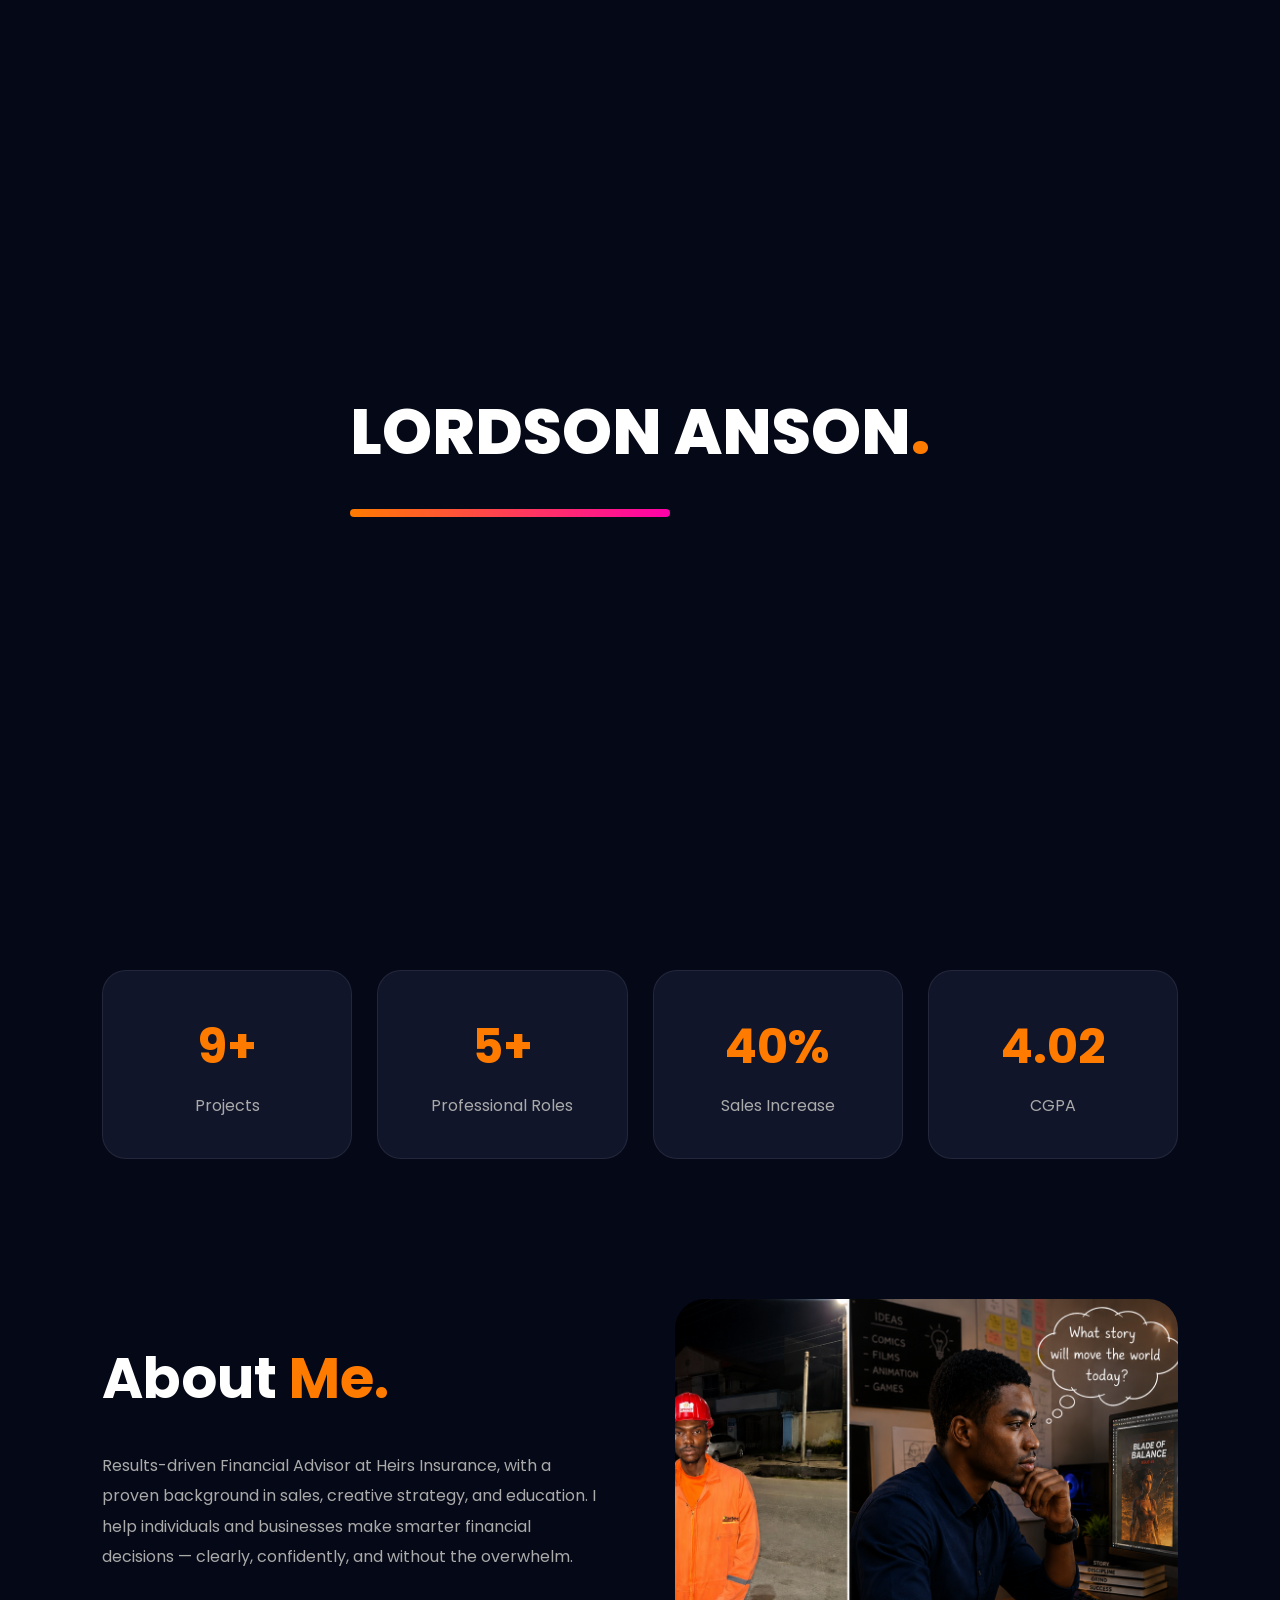
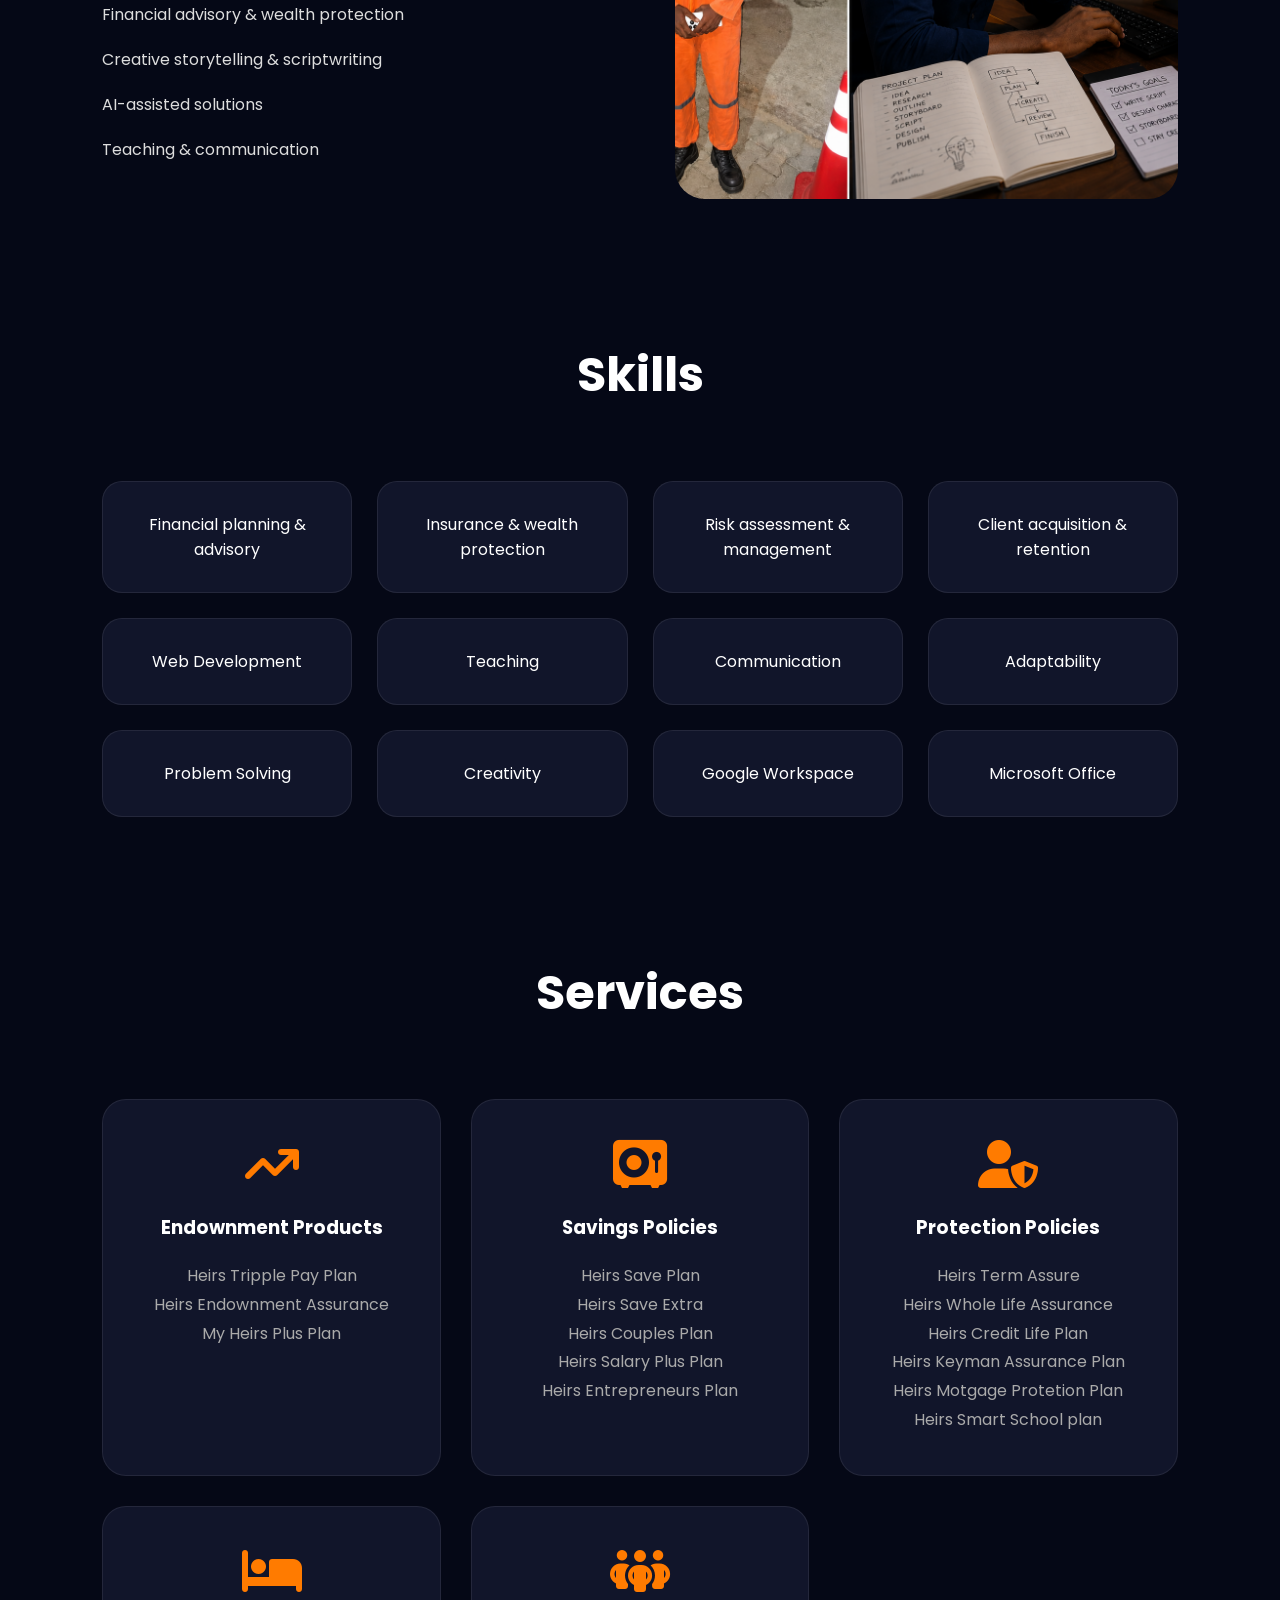
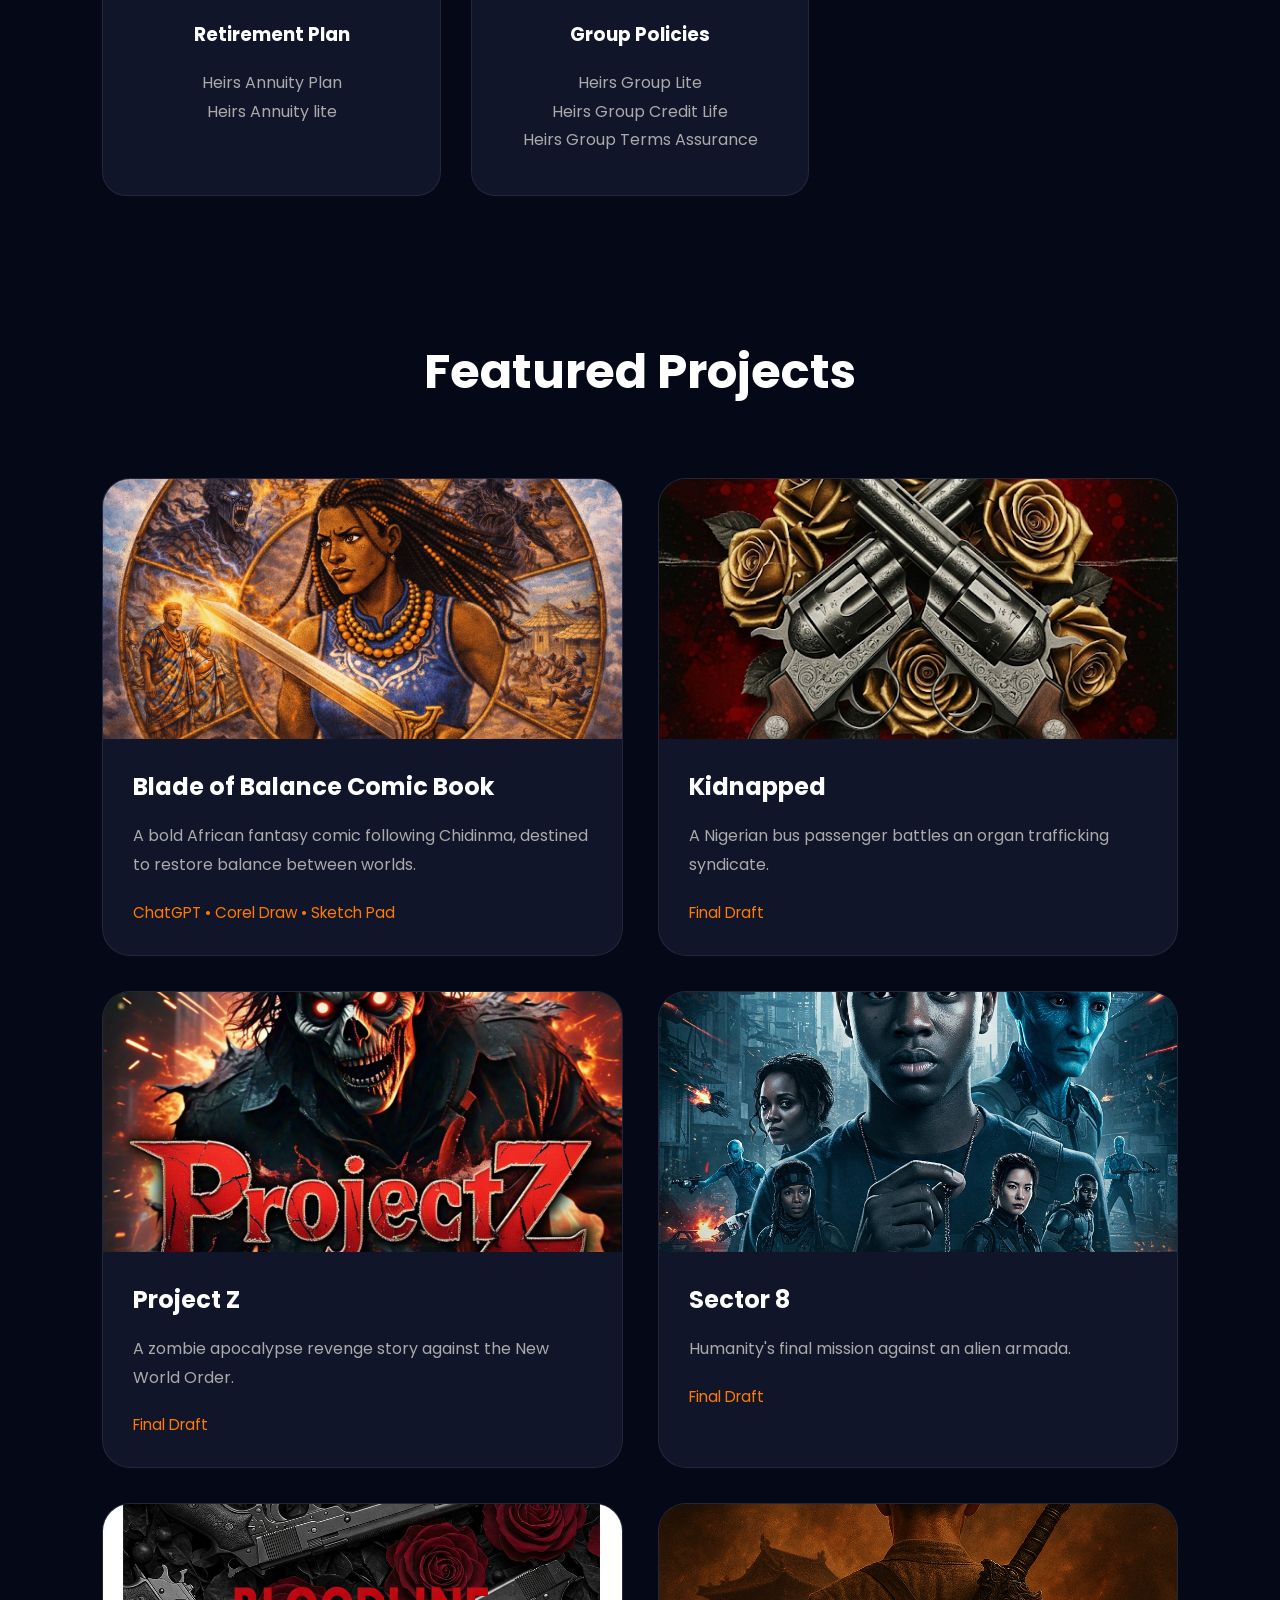
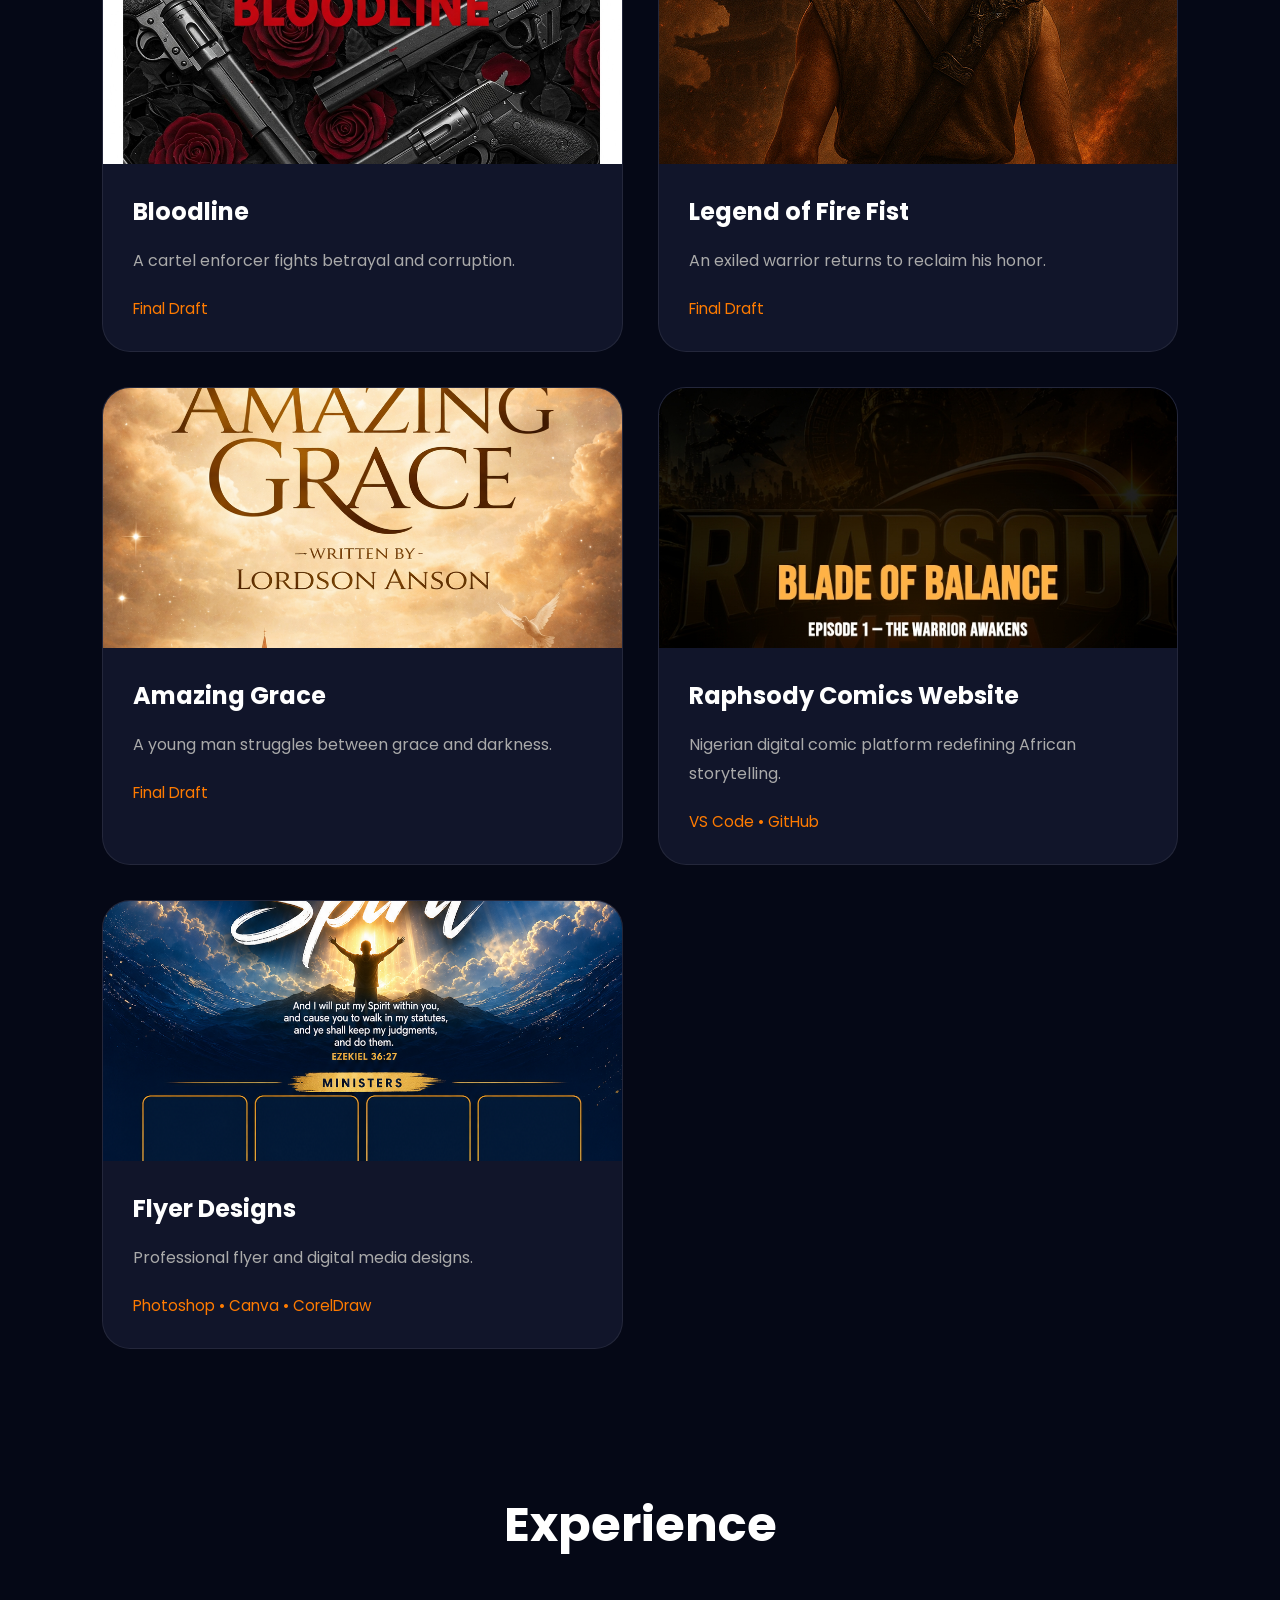
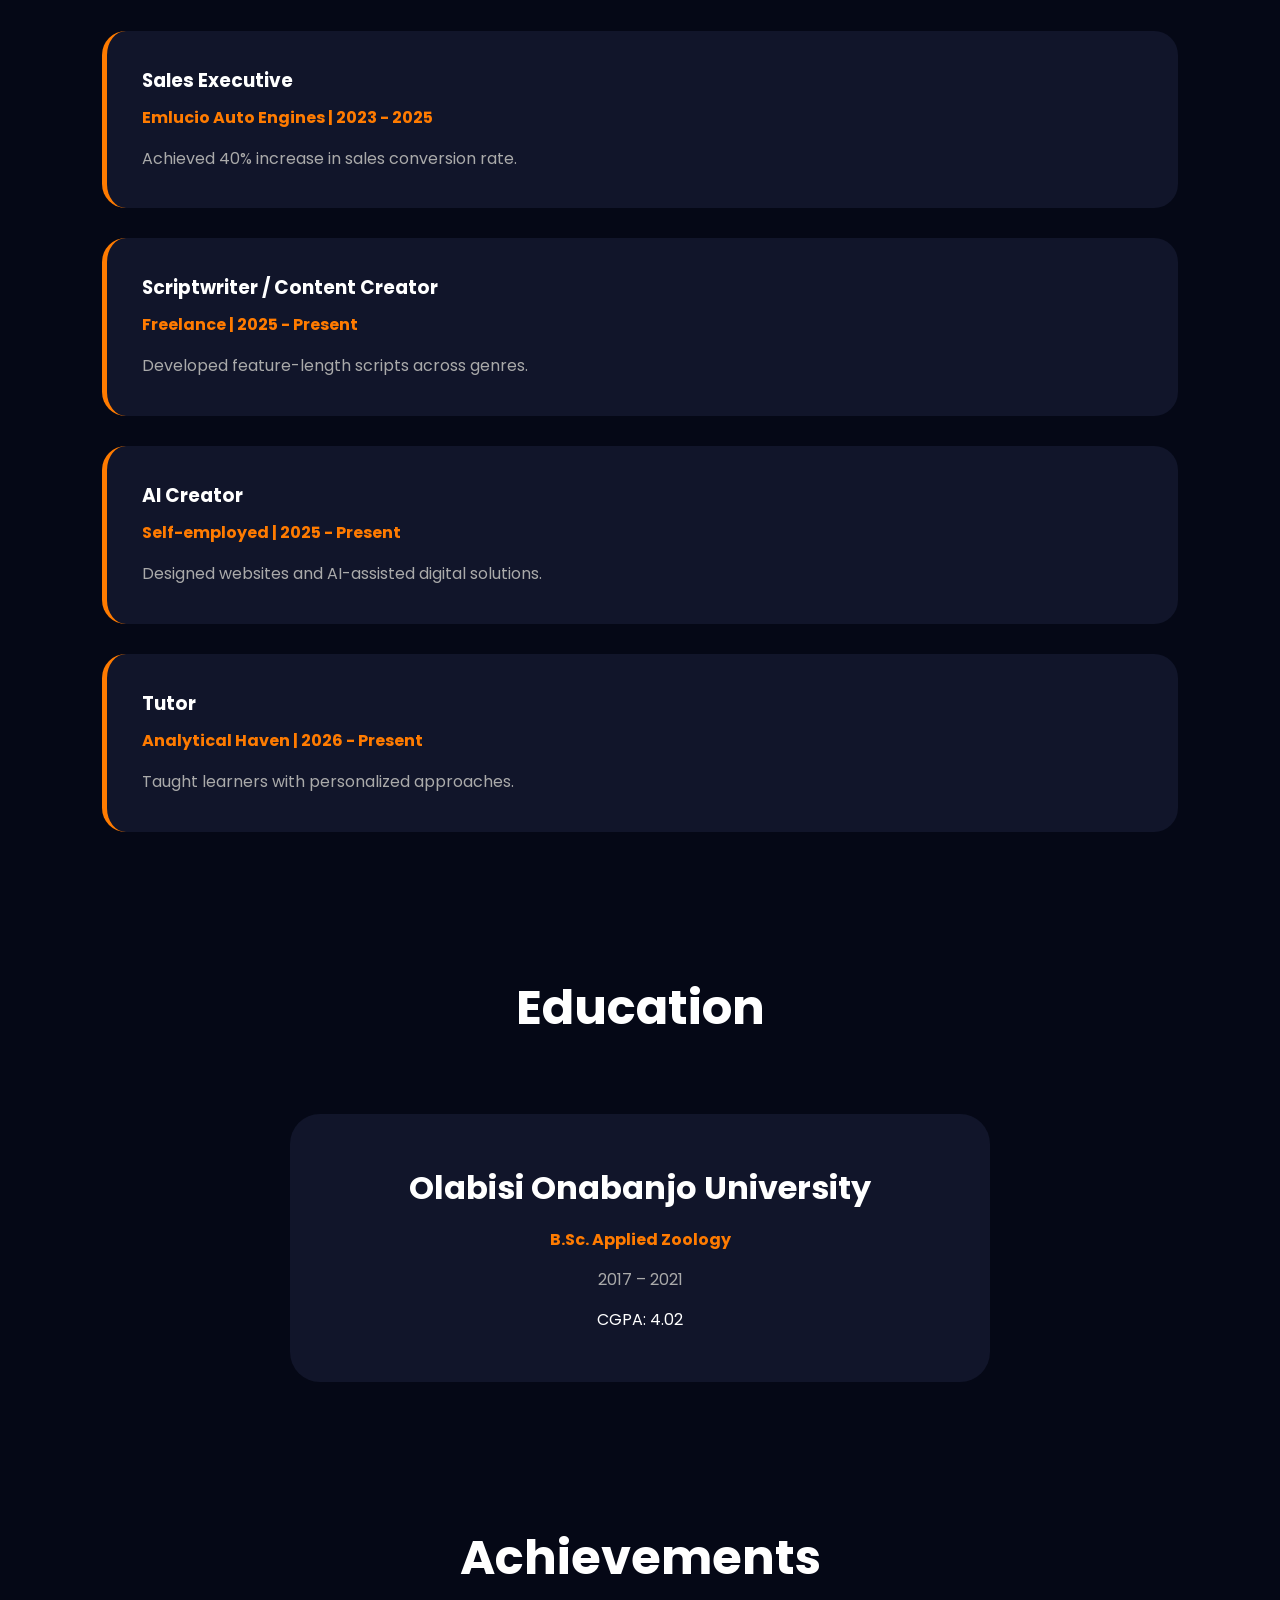
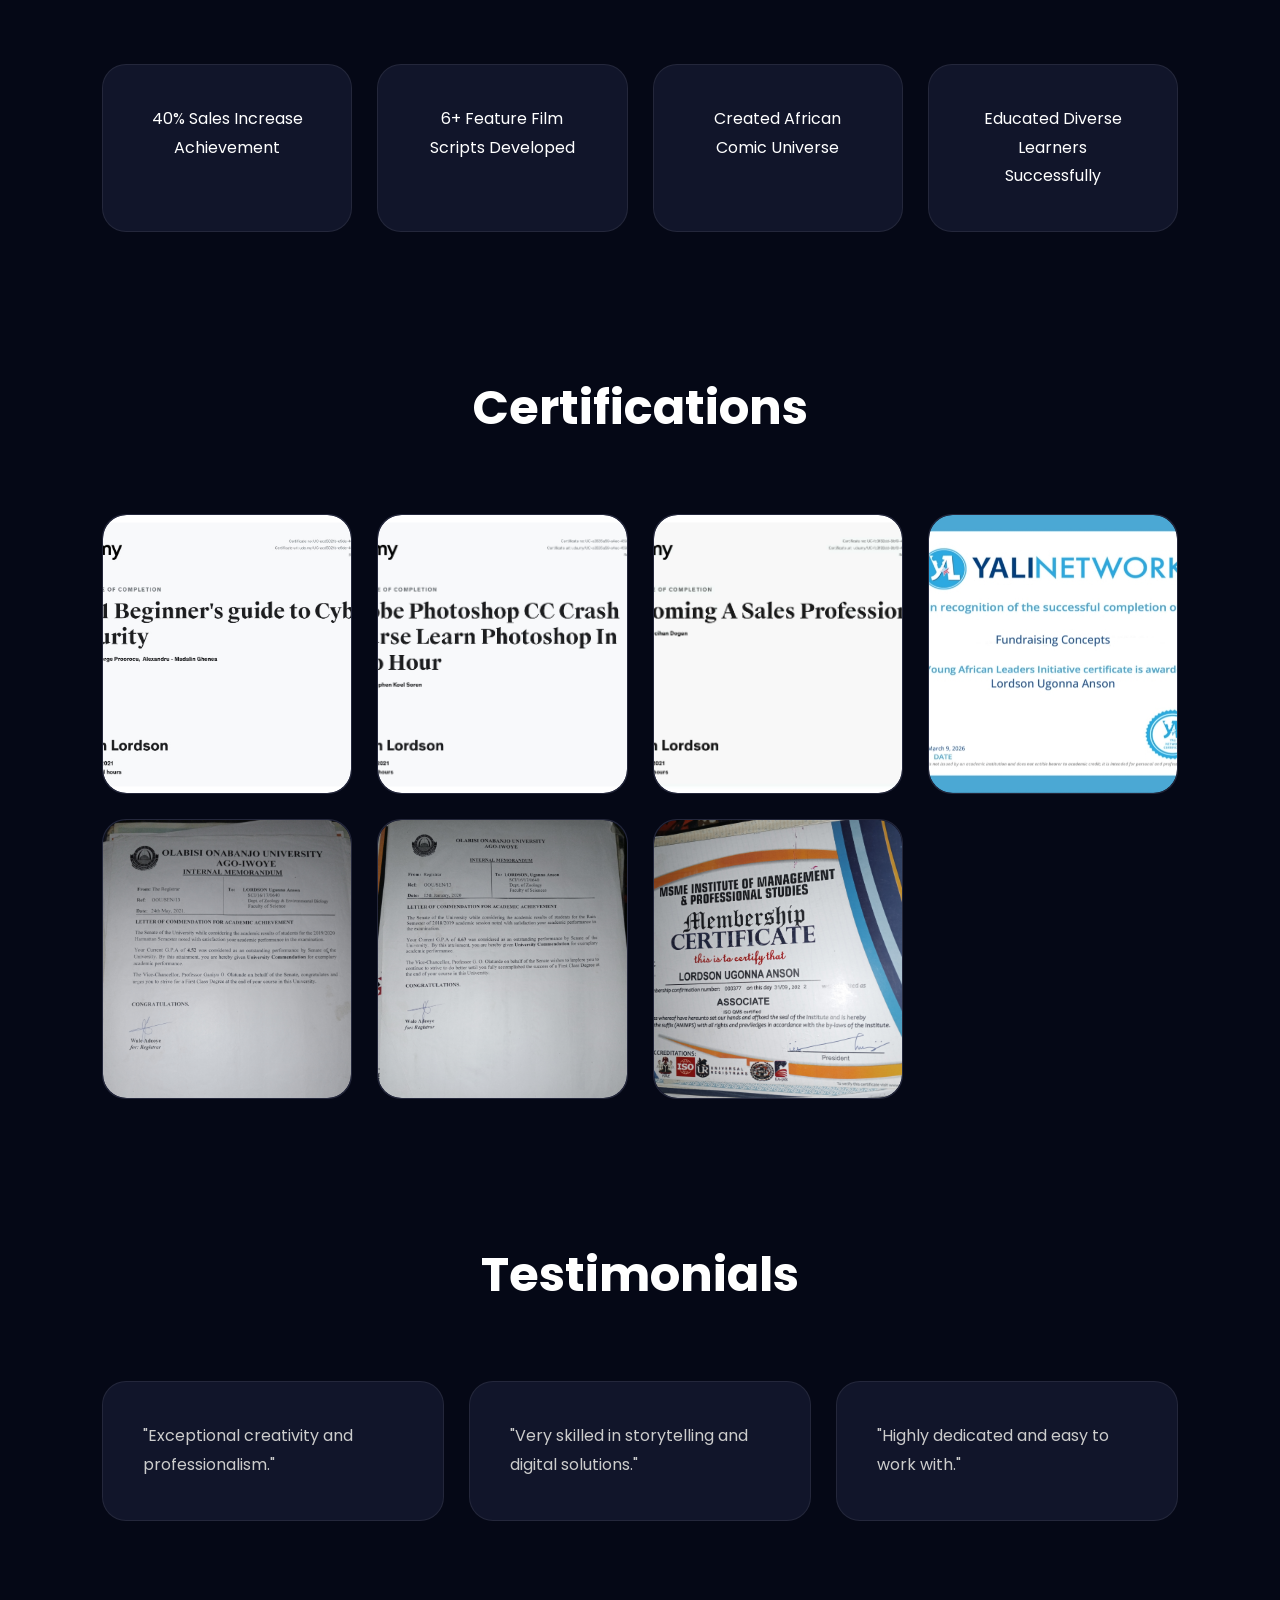
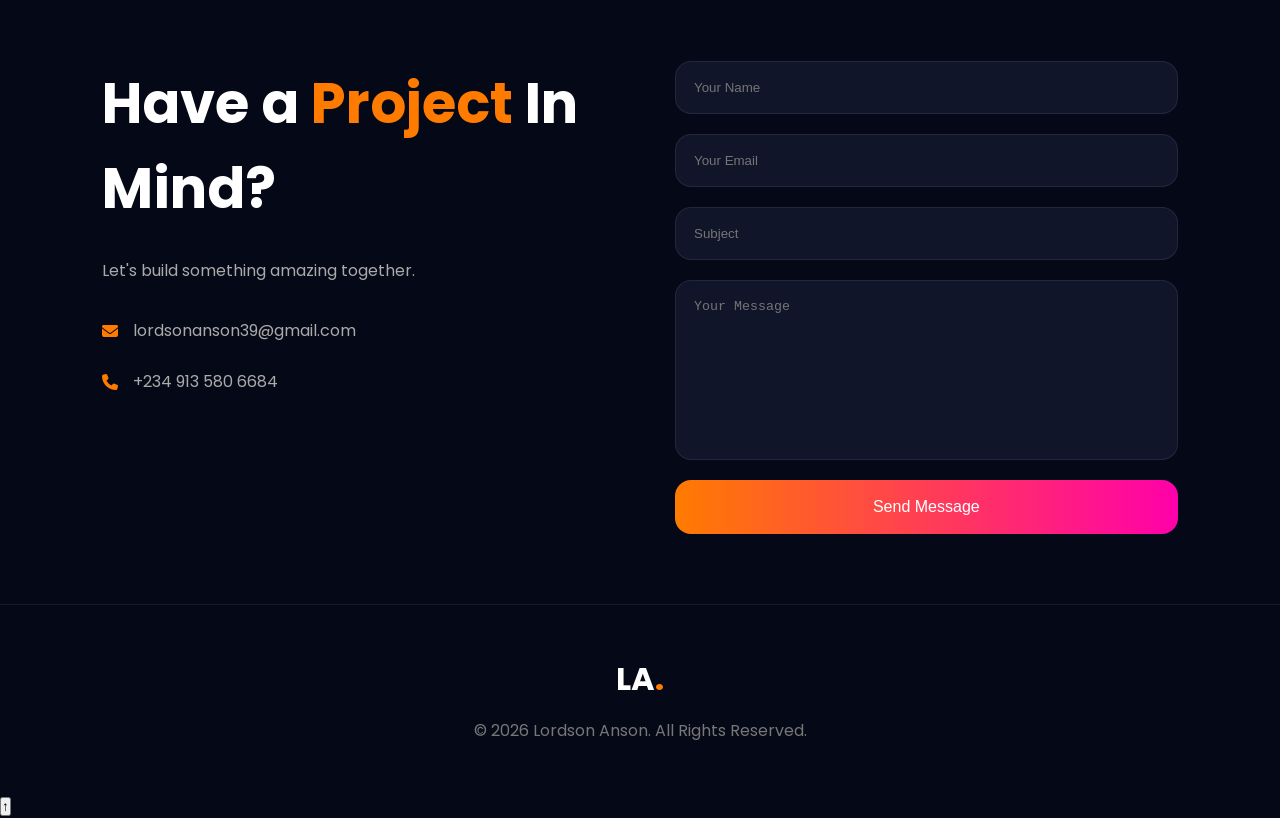
<file: index.html>
<!DOCTYPE html>
<html lang="en">

<head>

    <meta charset="UTF-8">

<meta
    name="viewport"
    content="width=device-width, initial-scale=1.0"
>

<title>
    Lordson Anson | Financial Advisor | Health Safety Officer
</title>

<meta
    name="description"
    content="Official portfolio of Lordson Anson — Health Safety Officer, Sales Executive, Scriptwriter, Tech Enthusiast, Educator, and Web Developer. Explore projects, comics, film scripts, web development, and creative digital solutions."
>

<meta
    name="keywords"
    content="
    Lordson Anson,
    Financila Advisor,
    Health Safety and Environment Officer,
    Nigerian Scriptwriter,
    African Comic Creator,
    AI Creator,
    Web Developer,
    Sales Executive,
    Portfolio Website,
    Blade of Balance,
    Raphsody Comics,
    African Storytelling,
    Film Scriptwriter,
    Comic Book Creator,
    Digital Creator,
    Lagos Nigeria
    "
>

<meta name="author" content="Lordson Anson">

<meta name="robots" content="index, follow">

<!-- OPEN GRAPH / SOCIAL SHARE -->

<meta
    property="og:title"
    content="Lordson Anson | Portfolio"
>

<meta
    property="og:description"
    content="Explore the creative portfolio of Lordson Anson — Financial Advisor, Scriptwriter, AI Creator, Educator, and Web Developer."
>

<meta
    property="og:image"
    content="images/profile.jpg"
>

<meta
    property="og:type"
    content="website"
>

<meta
    property="og:url"
    content="https://raphsodycomics.github.io/"
>

<!-- TWITTER -->

<meta
    name="twitter:card"
    content="summary_large_image"
>

<meta
    name="twitter:title"
    content="Lordson Anson | Portfolio"
>

<meta
    name="twitter:description"
    content="Official portfolio website of Lordson Anson."
>

<meta
    name="twitter:image"
    content="images/profile.jpg"
>

<!-- FAVICON -->

<link
    rel="icon"
    type="image/png"
    href="images/profile.jpg"
>

    <link rel="stylesheet" href="style.css">

    <!-- GOOGLE FONT -->

    <link rel="dns-prefetch" href="//fonts.googleapis.com">

<link rel="dns-prefetch" href="//fonts.gstatic.com">

    <link rel="preconnect" href="https://fonts.googleapis.com">

    <link
        href="https://fonts.googleapis.com/css2?family=Poppins:wght@300;400;500;600;700;800&display=swap"
        rel="stylesheet">

    <!-- FONT AWESOME -->

    <link rel="stylesheet"
        href="https://cdnjs.cloudflare.com/ajax/libs/font-awesome/6.5.1/css/all.min.css">

</head>

<body>

    <!-- ================= LOADER ================= -->

<div class="loader">

    <div class="loader-content">

        <h1>
            LORDSON ANSON<span>.</span>
        </h1>

        <div class="loader-bar">

            <div class="loader-progress"></div>

        </div>

    </div>

</div>

    <!-- ================= NAVBAR ================= -->

    <header class="navbar">
        <div class="menu-toggle">

    <span></span>
    <span></span>
    <span></span>

</div>

        <div class="logo">
            LA<span>.</span>
        </div>

        <nav class="nav-menu">

            <a href="#home">Home</a>
            <a href="#about">About</a>
            <a href="#skills">Skills</a>
            <a href="#services">Services</a>
            <a href="#projects">Projects</a>
            <a href="#experience">Experience</a>
            <a href="#contact">Contact</a>

        </nav>

        <a href="#contact" class="hire-btn">
            Hire Me
        </a>

    </header>

    <!-- ================= HERO ================= -->

    <section class="hero" id="home">


        <div class="hero-container">

        <div class="social-icons">

            <a href="https://www.facebook.com/share/1GsMjm6rAA/" target="_blank">
                <i class="fab fa-facebook-f"></i>
            </a>

            <a href="https://linkedin.com/in/lordson-anson" target="_blank">
                <i class="fab fa-linkedin-in"></i>
            </a>

            <a href="https://x.com/Lordson93093294" target="_blank">
                <i class="fab fa-x-twitter"></i>
            </a>

            <a href="https://www.instagram.com/raphsodycomics" target="_blank">
                <i class="fab fa-instagram"></i>
            </a>

            <a href="https://www.youtube.com/@raphsodycomics" target="_blank">
                <i class="fab fa-youtube"></i>
            </a>

        </div>

        <div class="hero-content">

            <div class="hero-badge">
                 Financial Advisor • Health Safety Officer
            </div>

            <h1>
                Your Vision
                <span>Professionally Delivered</span>
            </h1>

            <p>
               Results-driven Financial Advisor at Heirs Insurance, with a strong background in sales, education, and creative strategy. 
                I help individuals and businesses protect their finances and plan smarter — without the jargon or the pressure. 
                If you're serious about your financial future, I may be exactly who you need in your corner.
            </p>

            <div class="hero-buttons">

                <a href="#projects" class="primary-btn">
                    View Projects
                </a>

                <a
    href="assets/Lordson_U_Anson.pdf"
    class="secondary-btn"
    download
>
    Download CV
</a>

            </div>

        </div>

        <div class="hero-image">

    <div class="glow-circle"></div>

    <div class="hero-image-container">

        <img src="images/hero-image.png" alt="Lordson Anson" class="profile-image">

    </div>

</div>

    </section>

    <!-- ================= STATS ================= -->

    <section class="stats">

        <div class="stat-card">
            <h2>9+</h2>
            <p>Projects</p>
        </div>

        <div class="stat-card">
            <h2>5+</h2>
            <p>Professional Roles</p>
        </div>

        <div class="stat-card">
            <h2>40%</h2>
            <p>Sales Increase</p>
        </div>

        <div class="stat-card">
            <h2>4.02</h2>
            <p>CGPA</p>
        </div>

    </section>

    <!-- ================= ABOUT ================= -->

    <section class="about" id="about">

        <div class="about-left">

            <h2>
                About <span>Me.</span>
            </h2>

            <p>
                Results-driven Financial Advisor at Heirs Insurance, with a proven background in sales, 
                creative strategy, and education. I help individuals and businesses make smarter 
                financial decisions — clearly, confidently, and without the overwhelm.
           </p>

            <ul>

                <li>Financial advisory & wealth protection</li>
                <li>Creative storytelling & scriptwriting</li>
                <li>AI-assisted solutions</li>
                <li>Teaching & communication</li>

            </ul>

        </div>

        <div class="about-right">

            <img src="images/about.png" alt="Workspace" class="about-image">

        </div>

    </section>

    <!-- ================= SKILLS ================= -->

    <section class="skills" id="skills">

        <div class="section-title">
            <h2>Skills</h2>
        </div>

        <div class="skills-grid">

            <div class="skill-card">Financial planning & advisory</div>
            <div class="skill-card">Insurance & wealth protection</div>
            <div class="skill-card">Risk assessment & management</div>
            <div class="skill-card">Client acquisition & retention</div>
            <div class="skill-card">Web Development</div>
            <div class="skill-card">Teaching</div>
            <div class="skill-card">Communication</div>
            <div class="skill-card">Adaptability</div>
            <div class="skill-card">Problem Solving</div>
            <div class="skill-card">Creativity</div>
            <div class="skill-card">Google Workspace</div>
            <div class="skill-card">Microsoft Office</div>

        </div>

    </section>

    <!-- ================= SERVICES ================= -->

    <section class="services" id="services">

        <div class="section-title">
            <h2>Services</h2>
        </div>

        <div class="services-grid">

            <div class="service-card">
                <i class="fa-solid fa-arrow-trend-up"></i>
                <h3>Endownment Products</h3>
                <p>Heirs Tripple Pay Plan <br> Heirs Endownment Assurance <br> My Heirs Plus Plan</p>
            </div>

            <div class="service-card">
                <i class="fa-solid fa-vault"></i>
                <h3>Savings Policies</h3>
                <p>Heirs Save Plan <br> Heirs Save Extra <br> Heirs Couples Plan <br> Heirs Salary Plus Plan <br> Heirs Entrepreneurs Plan</p>
            </div>

            <div class="service-card">
                <i class="fa-solid fa-user-shield"></i>
                <h3>Protection Policies</h3>
                <p>Heirs Term Assure <br> Heirs Whole Life Assurance <br> Heirs Credit Life Plan
                <br> Heirs Keyman Assurance Plan <br> Heirs Motgage Protetion Plan 
                <br> Heirs Smart School plan </p>
            </div>

            <div class="service-card">
                <i class="fa-solid fa-bed"></i>
                <h3>Retirement Plan</h3>
                <p>Heirs Annuity Plan <br> Heirs Annuity lite</p>
            </div>

             <div class="service-card">
                <i class="fa-solid fa-people-group"></i>
                <h3>Group Policies</h3>
                <p>Heirs Group Lite <br> Heirs Group Credit Life <br> Heirs Group Terms Assurance</p>
            </div>


        </div>

    </section>

    <!-- ================= PROJECTS ================= -->

    <section class="projects" id="projects">

        <div class="section-title">
            <h2>Featured Projects</h2>
        </div>

        <div class="projects-grid">

            <!-- PROJECT 1 -->

            <div class="project-card">

                <div class="project-image">
                    <img src="images/blade of balance.png" alt="blade of balance cover photo">
                </div>

                <div class="project-content">

                    <h3>Blade of Balance Comic Book</h3>

                    <p>
                        A bold African fantasy comic following Chidinma,
                        destined to restore balance between worlds.
                    </p>

                    <span>ChatGPT • Corel Draw • Sketch Pad</span>

                </div>

            </div>

            <!-- PROJECT 2 -->

            <div class="project-card">

                <div class="project-image">
                    <img src="images/kidnapped.png" alt="Kidnapped cover photo">
                </div>

                <div class="project-content">

                    <h3>Kidnapped</h3>

                    <p>
                        A Nigerian bus passenger battles an organ trafficking syndicate.
                    </p>

                    <span>Final Draft</span>

                </div>

            </div>

            <!-- PROJECT 3 -->

            <div class="project-card">

               <div class="project-image">
                    <img src="images/Project Z.jpg" alt="Project Z cover photo">
                </div>

                <div class="project-content">

                    <h3>Project Z</h3>

                    <p>
                        A zombie apocalypse revenge story against the New World Order.
                    </p>

                    <span>Final Draft</span>

                </div>

            </div>

            <!-- PROJECT 4 -->

            <div class="project-card">

                <div class="project-image">
                    <img src="images/sector-8.jpeg" alt="Sector 8 photo">
                </div>

                <div class="project-content">

                    <h3>Sector 8</h3>

                    <p>
                        Humanity's final mission against an alien armada.
                    </p>

                    <span>Final Draft</span>

                </div>

            </div>

            <!-- PROJECT 5 -->

            <div class="project-card">

                <div class="project-image">
                    <img src="images/bloodline.jpeg" alt="Bloodline cover photo">
                </div>

                <div class="project-content">

                    <h3>Bloodline</h3>

                    <p>
                        A cartel enforcer fights betrayal and corruption.
                    </p>

                    <span>Final Draft</span>

                </div>

            </div>

            <!-- PROJECT 6 -->

            <div class="project-card">

                <div class="project-image">
                    <img src="images/Firefist.png" alt="Fire Fist cover photo">
                </div>

                <div class="project-content">

                    <h3>Legend of Fire Fist</h3>

                    <p>
                        An exiled warrior returns to reclaim his honor.
                    </p>

                    <span>Final Draft</span>

                </div>

            </div>

            <!-- PROJECT 7 -->

            <div class="project-card">
                <div class="project-image">
                <img src="images/amazing.png" alt="Amazing Grace cover photo">
                </div>

                <div class="project-content">

                    <h3>Amazing Grace</h3>

                    <p>
                        A young man struggles between grace and darkness.
                    </p>

                    <span>Final Draft</span>

                </div>

            </div>

            <!-- PROJECT 8 -->

            <div class="project-card">
                <div class="project-image">
                <img src="images/Raphsody Website.jpg" alt="Website photo">
                </div>

                <div class="project-content">

                    <h3>Raphsody Comics Website</h3>

                    <p>
                        Nigerian digital comic platform redefining African storytelling.
                    </p>

                    <span>VS Code • GitHub</span>

                </div>

            </div>

            <!-- PROJECT 9 -->

            <div class="project-card">
                <div class="project-image">
                <img src="images/flyer1.png" alt="Church Program Flyer">
                </div>


                <div class="project-content">

                    <h3>Flyer Designs</h3>

                    <p>
                        Professional flyer and digital media designs.
                    </p>

                    <span>Photoshop • Canva • CorelDraw</span>

                </div>

            </div>

        </div>

    </section>

    <!-- ================= EXPERIENCE ================= -->

    <section class="experience" id="experience">

        <div class="section-title">
            <h2>Experience</h2>
        </div>

        <div class="timeline">

            <div class="timeline-item">
                <h3>Sales Executive</h3>
                <h4>Emlucio Auto Engines | 2023 - 2025</h4>
                <p>Achieved 40% increase in sales conversion rate.</p>
            </div>

            <div class="timeline-item">
                <h3>Scriptwriter / Content Creator</h3>
                <h4>Freelance | 2025 - Present</h4>
                <p>Developed feature-length scripts across genres.</p>
            </div>

            <div class="timeline-item">
                <h3>AI Creator</h3>
                <h4>Self-employed | 2025 - Present</h4>
                <p>Designed websites and AI-assisted digital solutions.</p>
            </div>

            <div class="timeline-item">
                <h3>Tutor</h3>
                <h4>Analytical Haven | 2026 - Present</h4>
                <p>Taught learners with personalized approaches.</p>
            </div>

        </div>

    </section>

    <!-- ================= EDUCATION ================= -->

    <section class="education">

        <div class="section-title">
            <h2>Education</h2>
        </div>

        <div class="education-card">

            <h3>Olabisi Onabanjo University</h3>

            <h4>B.Sc. Applied Zoology</h4>

            <p>2017 – 2021</p>

            <span>CGPA: 4.02</span>

        </div>

    </section>

    <!-- ================= ACHIEVEMENTS ================= -->

    <section class="achievements">

        <div class="section-title">
            <h2>Achievements</h2>
        </div>

        <div class="achievements-grid">

            <div class="achievement-card">
                40% Sales Increase Achievement
            </div>

            <div class="achievement-card">
                6+ Feature Film Scripts Developed
            </div>

            <div class="achievement-card">
                Created African Comic Universe
            </div>

            <div class="achievement-card">
                Educated Diverse Learners Successfully
            </div>

        </div>

    </section>

    <!-- ================= CERTIFICATIONS ================= -->

    <section class="certifications">

        <div class="section-title">
            <h2>Certifications</h2>
        </div>

        <div class="certifications-grid">

    <div class="cert-box">
        <img src="images/cyber-security.jpg" alt="Cyber Security Certificate">
    </div>

    <div class="cert-box">
        <img src="images/Adobe.jpg" alt="Adobe Certificate">
    </div>

    <div class="cert-box">
        <img src="images/sales-pro.jpg" alt="Sales Certificate">
    </div>

    <div class="cert-box">
        <img src="images/yali.jpg" alt="Yali Certificate">
    </div>

    <div class="cert-box">
        <img src="images/loc1.jpg" alt="School Cert">
    </div>

    <div class="cert-box">
        <img src="images/loc2.jpg" alt="School Cert">
    </div>

    <div class="cert-box">
        <img src="images/MSME.jpg" alt="School Cert">
    </div>

</div>

    </section>

    <!-- ================= TESTIMONIALS ================= -->

    <section class="testimonials">

        <div class="section-title">
            <h2>Testimonials</h2>
        </div>

        <div class="testimonials-grid">

            <div class="testimonial-card">
                <p>
                    "Exceptional creativity and professionalism."
                </p>
            </div>

            <div class="testimonial-card">
                <p>
                    "Very skilled in storytelling and digital solutions."
                </p>
            </div>

            <div class="testimonial-card">
                <p>
                    "Highly dedicated and easy to work with."
                </p>
            </div>

        </div>

    </section>

    <!-- ================= CONTACT ================= -->

    <section class="contact" id="contact">

        <div class="contact-left">

            <h2>
                Have a <span>Project</span> In Mind?
            </h2>

            <p>
                Let's build something amazing together.
            </p>

            <div class="contact-details">

                <p>
                    <i class="fa-solid fa-envelope"></i>
                    lordsonanson39@gmail.com
                </p>

                <p>
                    <i class="fa-solid fa-phone"></i>
                    +234 913 580 6684
                </p>

            </div>

        </div>

        <form
    class="contact-form"
    action="https://formsubmit.co/lordsonanson39@gmail.com"
    method="POST"
>

    <!-- SETTINGS -->

    <input
        type="hidden"
        name="_captcha"
        value="false"
    >

    <input
        type="hidden"
        name="_subject"
        value="New Portfolio Message!"
    >

    <input
        type="hidden"
        name="_next"
        value="thankyou.html"
    >

    <!-- FORM INPUTS -->

    <input
        type="text"
        name="name"
        placeholder="Your Name"
        required
    >

    <input
        type="email"
        name="email"
        placeholder="Your Email"
        required
    >

    <input
        type="text"
        name="subject"
        placeholder="Subject"
    >

    <textarea
        name="message"
        placeholder="Your Message"
        required
    ></textarea>

    <button type="submit">
        Send Message
    </button>

</form>

    </section>

    <!-- ================= FOOTER ================= -->

    <footer>

        <h2>
            LA<span>.</span>
        </h2>

        <p>
            © 2026 Lordson Anson. All Rights Reserved.
        </p>

    </footer>


<script src="script.js"></script>

</body>

</html>
</file>
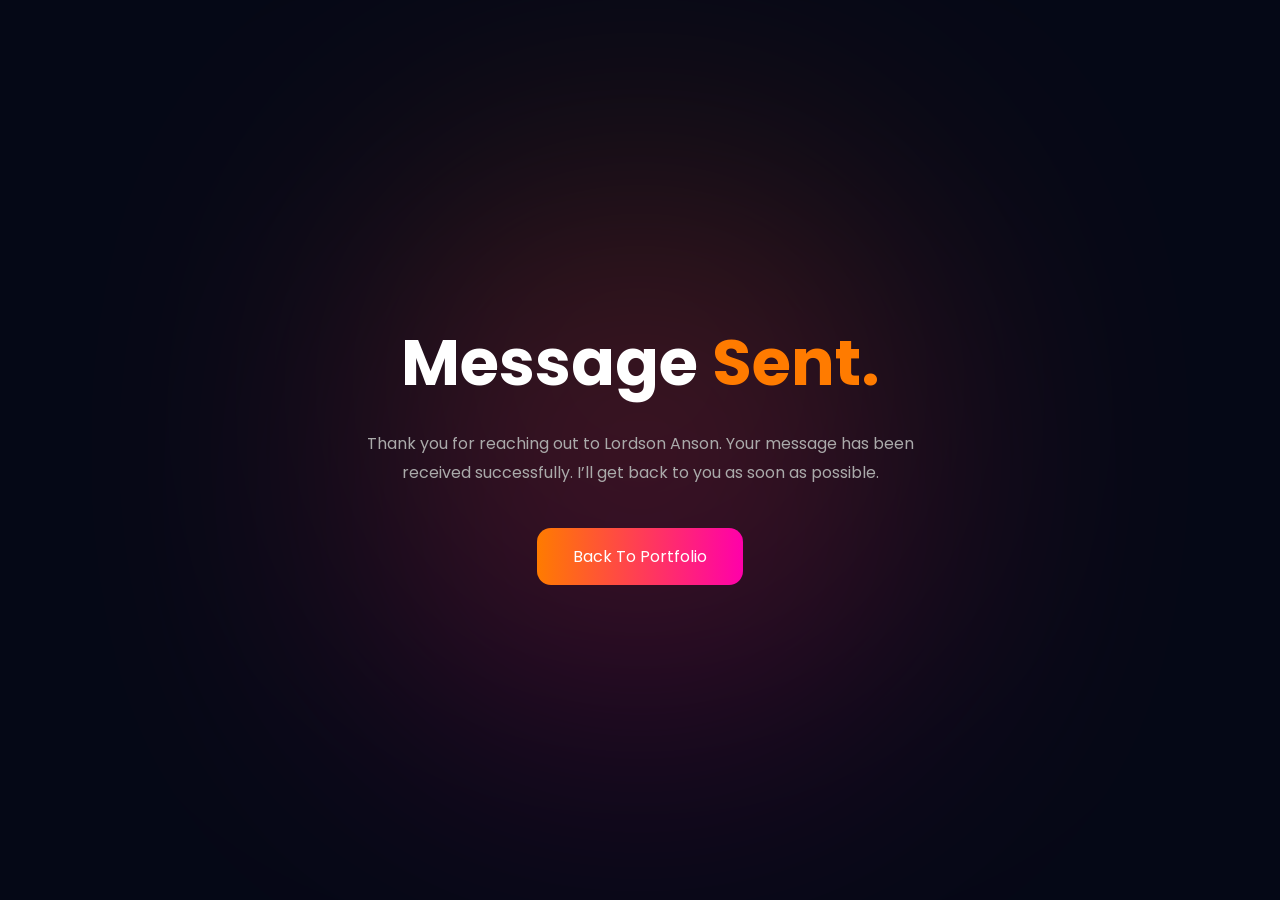
<file: thankyou.html>
<!DOCTYPE html>
<html lang="en">

<head>

    <meta charset="UTF-8">

    <meta name="viewport" content="width=device-width, initial-scale=1.0">

    <title>Message Sent</title>

    <link rel="preconnect" href="https://fonts.googleapis.com">

    <link
        href="https://fonts.googleapis.com/css2?family=Poppins:wght@300;400;500;600;700;800&display=swap"
        rel="stylesheet"
    >

    <style>

        *{
            margin:0;
            padding:0;
            box-sizing:border-box;
        }

        body{
            width:100%;
            min-height:100vh;
            display:flex;
            justify-content:center;
            align-items:center;
            background:#050816;
            font-family:'Poppins',sans-serif;
            overflow:hidden;
            position:relative;
        }

        .thankyou-container{
            text-align:center;
            z-index:2;
            padding:40px;
        }

        .thankyou-container h1{
            font-size:4rem;
            color:white;
            margin-bottom:20px;
        }

        .thankyou-container h1 span{
            color:#ff7b00;
        }

        .thankyou-container p{
            color:#aaa;
            max-width:600px;
            line-height:1.8;
            margin:auto;
            margin-bottom:40px;
        }

        .back-btn{
            display:inline-block;
            padding:16px 36px;
            border-radius:14px;
            background:linear-gradient(90deg,#ff7b00,#ff00aa);
            color:white;
            text-decoration:none;
            transition:0.4s;
        }

        .back-btn:hover{
            transform:translateY(-5px);
        }

        .glow{
            position:absolute;
            width:500px;
            height:500px;
            background:linear-gradient(#ff7b00,#ff00aa);
            filter:blur(140px);
            opacity:0.3;
            border-radius:50%;
        }

    </style>

</head>

<body>

    <div class="glow"></div>

    <div class="thankyou-container">

        <h1>
            Message <span>Sent.</span>
        </h1>

        <p>
            Thank you for reaching out to Lordson Anson.
            Your message has been received successfully.
            I’ll get back to you as soon as possible.
        </p>

        <a href="index.html" class="back-btn">
            Back To Portfolio
        </a>

    </div>

</body>

</html>
</file>
<file: style.css>
*{
    margin:0;
    padding:0;
    box-sizing:border-box;
    scroll-behavior:smooth;
}

body{
    font-family:'Poppins',sans-serif;
    background:#050816;
    color:white;
    overflow-x:hidden;
    width:100%;
}

/* ================= GLOBAL ================= */

section{
    padding:90px 8%;
    position:relative;
}

.section-title{
    text-align:center;
    margin-bottom:70px;
}

.section-title h2{
    font-size:3rem;
    font-weight:700;
}

.section-title span{
    background:linear-gradient(90deg,#ff7b00,#ff00aa);
    -webkit-background-clip:text;
    -webkit-text-fill-color:transparent;
}

a{
    text-decoration:none;
    color:white;
}

ul{
    list-style:none;
}

/* ================= NAVBAR ================= */

.navbar{
    width:100%;
    height:90px;
    display:flex;
    justify-content:space-between;
    align-items:center;
    padding:0 8%;
    position:fixed;
    top:0;
    left:0;
    z-index:1000;
    background:rgba(5,8,22,0.8);
    backdrop-filter:blur(15px);
}

.logo{
    font-size:2rem;
    font-weight:800;
}

.logo span{
    color:#ff7b00;
}

nav{
    display:flex;
    gap:40px;
}

nav a{
    color:#ccc;
    transition:0.3s;
    font-weight:500;
}

nav a:hover{
    color:#ff7b00;
}

.hire-btn{
    padding:14px 30px;
    border-radius:14px;
    background:linear-gradient(90deg,#ff7b00,#ff00aa);
    transition:0.3s;
}

.hire-btn:hover{
    transform:translateY(-5px);
}

/* ================= HERO ================= */

.hero{
    position:relative;
    min-height:100vh;
    overflow:hidden;
    padding:
        120px 8% 70px;
    display:flex;
    align-items:center;
}

.hero-content h1{
    font-size:5rem;
    line-height:1.1;
    margin:18px 0;
}

.hero-content h1 span{
    background:linear-gradient(90deg,#ff7b00,#ff00aa);
    -webkit-background-clip:text;
    -webkit-text-fill-color:transparent;
}

.hero-content p{
    color:#aaa;
    line-height:1.9;
    font-size:1.05rem;
    max-width:650px;
}

@media(max-width:900px){

    .hero-content{
    text-align:center;
}

.hero-content p{
    margin:0 auto;
}

}

.hero-badge{
    display:inline-block;
    padding:12px 22px;
    border-radius:50px;
    background:rgba(255,255,255,0.06);
    border:1px solid rgba(255,255,255,0.08);
    color:#ddd;
}

.hero-buttons{
    display:flex;
    gap:20px;
    margin-top:28px;
}

.primary-btn{
    padding:16px 34px;
    border-radius:14px;
    background:linear-gradient(90deg,#ff7b00,#ff00aa);
    transition:0.3s;
}

.primary-btn:hover{
    transform:translateY(-5px);
}

.secondary-btn{
    padding:16px 34px;
    border-radius:14px;
    border:1px solid rgba(255,255,255,0.15);
    transition:0.3s;
}

.secondary-btn:hover{
    background:white;
    color:black;
}

.hero-image{
    position:relative;
    display:flex;
    justify-content:center;
    align-items:center;
}

.glow-circle{
    position:absolute;
    width:500px;
    height:500px;
    border-radius:50%;
    background:linear-gradient(#ff7b00,#ff00aa);
    filter:blur(120px);
    opacity:0.4;
}

.image-placeholder{
    width:420px;
    height:520px;
    border-radius:30px;
    background:#11152a;
    border:1px solid rgba(255,255,255,0.08);
    display:flex;
    flex-direction:column;
    justify-content:center;
    align-items:center;
    gap:20px;
    position:relative;
    z-index:2;
}

.image-placeholder i{
    font-size:5rem;
    color:#ff7b00;
}

.image-placeholder p{
    color:#aaa;
}

/* ================= SOCIAL ICONS ================= */

.social-icons{
    position:fixed;
    left:30px;
    top:50%;
    transform:translateY(-50%);
    display:flex;
    flex-direction:column;
    gap:18px;
    z-index:999;
}

.social-icons a{
    width:50px;
    height:50px;
    border-radius:14px;
    background:rgba(255,255,255,0.07);
    display:flex;
    justify-content:center;
    align-items:center;
    transition:0.3s;
}

.social-icons a:hover{
    background:#ff7b00;
    transform:translateY(-5px);
}

/* ================= STATS ================= */

.stats{
    display:grid;
    grid-template-columns:repeat(4,1fr);
    gap:25px;
}

.stat-card{
    background:#11152a;
    padding:40px;
    border-radius:24px;
    text-align:center;
    border:1px solid rgba(255,255,255,0.08);
}

.stat-card h2{
    font-size:3rem;
    margin-bottom:10px;
    color:#ff7b00;
}

.stat-card p{
    color:#aaa;
}

/* ================= ABOUT ================= */

.about{
    display:grid;
    grid-template-columns:1fr 1fr;
    gap:70px;
    align-items:center;
}

.about-left h2{
    font-size:3.5rem;
    margin-bottom:30px;
}

.about-left span{
    color:#ff7b00;
}

.about-left p{
    color:#aaa;
    line-height:1.9;
    margin-bottom:30px;
}

.about-left ul{
    display:flex;
    flex-direction:column;
    gap:20px;
}

.about-left li{
    color:#ddd;
}

.image-box{
    width:100%;
    height:500px;
    background:#11152a;
    border-radius:30px;
    border:1px solid rgba(255,255,255,0.08);
    display:flex;
    justify-content:center;
    align-items:center;
    color:#777;
    font-size:1.3rem;
}

/* ================= SKILLS ================= */

.skills-grid{
    display:grid;
    grid-template-columns:repeat(auto-fit,minmax(220px,1fr));
    gap:25px;
}

.skill-card{
    background:#11152a;
    padding:30px;
    border-radius:20px;
    text-align:center;
    border:1px solid rgba(255,255,255,0.08);
    transition:0.3s;
}

.skill-card:hover{
    transform:translateY(-10px);
    border-color:#ff7b00;
}

/* ================= SERVICES ================= */

.services-grid{
    display:grid;
    grid-template-columns:repeat(auto-fit,minmax(250px,1fr));
    gap:30px;
}

.service-card{
    background:#11152a;
    padding:40px;
    border-radius:24px;
    text-align:center;
    border:1px solid rgba(255,255,255,0.08);
    transition:0.3s;
}

.service-card:hover{
    transform:translateY(-10px);
}

.service-card i{
    font-size:3rem;
    margin-bottom:25px;
    color:#ff7b00;
}

.service-card h3{
    margin-bottom:20px;
}

.service-card p{
    color:#aaa;
    line-height:1.8;
}

/* ================= PROJECTS ================= */

.projects-grid{
    display:grid;
    grid-template-columns:repeat(auto-fit,minmax(340px,1fr));
    gap:35px;
}

.project-card{
    background:#11152a;
    border-radius:28px;
    overflow:hidden;
    border:1px solid rgba(255,255,255,0.08);
    transition:0.3s;
}

.project-card:hover{
    transform:translateY(-10px);
}

.project-image{
    width:100%;
    height:260px;
    overflow:hidden;
    background:#1a1f3a;
    position:relative;
}

.project-image img{
    width:100%;
    height:100%;
    object-fit:cover;
    display:block;
    transition:0.5s;
}

.project-card:hover .project-image img{
    transform:scale(1.08);
}

.project-content{
    padding:30px;
}

.project-content h3{
    margin-bottom:18px;
    font-size:1.5rem;
}

.project-content p{
    color:#aaa;
    line-height:1.8;
    margin-bottom:20px;
}

.project-content span{
    color:#ff7b00;
    font-size:0.95rem;
}

/* ================= EXPERIENCE ================= */

.timeline{
    display:flex;
    flex-direction:column;
    gap:30px;
}

.timeline-item{
    background:#11152a;
    padding:35px;
    border-radius:24px;
    border-left:5px solid #ff7b00;
}

.timeline-item h3{
    margin-bottom:10px;
}

.timeline-item h4{
    color:#ff7b00;
    margin-bottom:15px;
}

.timeline-item p{
    color:#aaa;
    line-height:1.8;
}

/* ================= EDUCATION ================= */

.education-card{
    max-width:700px;
    margin:auto;
    background:#11152a;
    padding:50px;
    border-radius:30px;
    text-align:center;
}

.education-card h3{
    font-size:2rem;
    margin-bottom:15px;
}

.education-card h4{
    color:#ff7b00;
    margin-bottom:15px;
}

.education-card p{
    color:#aaa;
    margin-bottom:15px;
}

/* ================= ACHIEVEMENTS ================= */

.achievements-grid{
    display:grid;
    grid-template-columns:repeat(auto-fit,minmax(250px,1fr));
    gap:25px;
}

.achievement-card{
    background:#11152a;
    padding:40px;
    border-radius:24px;
    text-align:center;
    line-height:1.8;
    border:1px solid rgba(255,255,255,0.08);
}

/* ================= CERTIFICATIONS ================= */

.certifications-grid{
    display:grid;
    grid-template-columns:repeat(auto-fit,minmax(250px,1fr));
    gap:25px;
}

.cert-box{
    height:280px;
    background:#11152a;
    border-radius:24px;
    display:flex;
    justify-content:center;
    align-items:center;
    color:#777;
    border:1px solid rgba(255,255,255,0.08);
}

/* ================= TESTIMONIALS ================= */

.testimonials-grid{
    display:grid;
    grid-template-columns:repeat(auto-fit,minmax(300px,1fr));
    gap:25px;
}

.testimonial-card{
    background:#11152a;
    padding:40px;
    border-radius:24px;
    border:1px solid rgba(255,255,255,0.08);
}

.testimonial-card p{
    color:#ccc;
    line-height:1.8;
}

/* ================= CONTACT ================= */

.contact{
    display:grid;
    grid-template-columns:1fr 1fr;
    gap:70px;
}

.contact-left h2{
    font-size:3.5rem;
    margin-bottom:25px;
}

.contact-left span{
    color:#ff7b00;
}

.contact-left p{
    color:#aaa;
    line-height:1.9;
}

.contact-details{
    margin-top:30px;
    display:flex;
    flex-direction:column;
    gap:20px;
}

.contact-details p{
    display:flex;
    align-items:center;
    gap:15px;
}

.contact-details i{
    color:#ff7b00;
}

.contact-form{
    display:flex;
    flex-direction:column;
    gap:20px;
}

.contact-form input,
.contact-form textarea{
    width:100%;
    padding:18px;
    border:none;
    outline:none;
    border-radius:16px;
    background:#11152a;
    color:white;
    border:1px solid rgba(255,255,255,0.08);
}

.contact-form textarea{
    height:180px;
    resize:none;
}

.contact-form button{
    padding:18px;
    border:none;
    border-radius:16px;
    background:linear-gradient(90deg,#ff7b00,#ff00aa);
    color:white;
    cursor:pointer;
    font-size:1rem;
}

/* ================= FOOTER ================= */

footer{
    padding:50px 8%;
    text-align:center;
    border-top:1px solid rgba(255,255,255,0.08);
}

footer h2{
    font-size:2rem;
    margin-bottom:15px;
}

footer span{
    color:#ff7b00;
}

footer p{
    color:#777;
}

/* ================= RESPONSIVE ================= */

@media(max-width:1100px){

    .hero,
    .about,
    .contact{
        grid-template-columns:1fr;
    }

    .hero-content{
        text-align:center;
         max-width:650px;
    }

    .hero-buttons{
        justify-content:center;
    }

    .hero-content h1{
        font-size:3.5rem;
    }

    .social-icons{
        display:none;
    }

}

@media(max-width:768px){

    nav{
        display:none;
    }

    .hero-content h1{
        font-size:2.8rem;
    }

    .section-title h2{
        font-size:2.2rem;
    }

    .stats{
        grid-template-columns:1fr 1fr;
    }

    .hero-buttons{
        flex-direction:column;
    }

}

@media(max-width:500px){

    .stats{
        grid-template-columns:1fr;
    }

    .hero-content h1{
        font-size:2.3rem;
    }

    .image-placeholder{
        width:100%;
        height:420px;
    }

}

/* ================= REAL IMAGES ================= */

.profile-image{
    width:420px;
    height:520px;
    object-fit:cover;
    border-radius:30px;
    position:relative;
    z-index:2;
    border:2px solid rgba(255,255,255,0.1);
}

.about-image{
    width:100%;
    height:500px;
    object-fit:cover;
    border-radius:30px;
}

.project-image img{
    width:100%;
    height:100%;
    object-fit:cover;
}

.cert-box img{
    width:100%;
    height:100%;
    object-fit:cover;
    border-radius:24px;
}

/* ================= HERO IMAGE FIX ================= */

.hero-image-container{
    width:100%;
    max-width:440px;
    height:540px;
    border-radius:30px;
    overflow:hidden;
    position:relative;
    z-index:2;
    border:2px solid rgba(255,255,255,0.08);
    background:#11152a;
    box-shadow:0 20px 60px rgba(0,0,0,0.5);
}

.profile-image{
    width:100%;
    height:100%;
    object-fit:cover;
    transition:0.5s;
}

.profile-image:hover{
    transform:scale(1.05);
}

.cert-box{
    height:280px;
    border-radius:24px;
    overflow:hidden;
    background:#11152a;
    border:1px solid rgba(255,255,255,0.08);
}

.cert-box img{
    width:100%;
    height:100%;
    object-fit:cover;
    display:block;
}

/* ================= HAMBURGER MENU ================= */

.menu-toggle{
    width:45px;
    height:45px;
    display:none;
    flex-direction:column;
    justify-content:center;
    gap:6px;
    cursor:pointer;
    z-index:100000;
    position:relative;
}

.menu-toggle span{
    width:100%;
    height:4px;
    border-radius:20px;
    background:white;
    transition:0.4s;
}

/* ACTIVE ANIMATION */

.menu-toggle.active span:nth-child(1){
    transform:rotate(45deg) translateY(14px);
}

.menu-toggle.active span:nth-child(2){
    opacity:0;
}

.menu-toggle.active span:nth-child(3){
    transform:rotate(-45deg) translateY(-14px);
}

/* ================= MOBILE MENU FIX ================= */

@media(max-width:768px){

    .menu-toggle{
        display:flex;
        width:38px;
        height:38px;
        z-index:100001;
    }

    .menu-toggle span{
        height:3px;
    }

    .nav-menu{
        position:fixed;
        top:0;
        right:-100%;
        width:240px;
        height:100vh;
        background:#0b1023;
        display:flex;
        flex-direction:column;
        justify-content:center;
        align-items:center;
        gap:28px;
        transition:0.4s ease;
        z-index:100000;
        box-shadow:-10px 0 40px rgba(0,0,0,0.5);
    }

    .nav-menu.active{
        right:0;
    }

    .nav-menu a{
        font-size:1rem;
        color:white;
    }

    .hire-btn{
        display:none;
    }

}

/* PREVENT MENU HIDING */

.navbar{
    overflow:visible;
}

/* ================= LOADING SCREEN ================= */

.loader{
    position:fixed;
    inset:0;
    background:#050816;
    display:flex;
    justify-content:center;
    align-items:center;
    z-index:99999;
    transition:1s ease;
}

.loader.hide-loader{
    opacity:0;
    visibility:hidden;
}

.loader-content{
    text-align:center;
}

.loader-content h1{
    font-size:4rem;
    margin-bottom:30px;
    font-weight:800;
    animation:pulseLogo 2s infinite;
}

.loader-content span{
    color:#ff7b00;
}

.loader-bar{
    width:320px;
    height:8px;
    border-radius:30px;
    background:#11152a;
    overflow:hidden;
}

.loader-progress{
    width:0%;
    height:100%;
    background:linear-gradient(90deg,#ff7b00,#ff00aa);
    animation:loading 3s forwards;
}

@keyframes loading{

    0%{
        width:0%;
    }

    100%{
        width:100%;
    }

}

@keyframes pulseLogo{

    0%{
        transform:scale(1);
    }

    50%{
        transform:scale(1.05);
    }

    100%{
        transform:scale(1);
    }

}


/* ================= CLEAN HERO SYSTEM ================= */

.hero-container{
    width:100%;
    display:grid;
    grid-template-columns:1fr 1fr;
    align-items:center;
    gap:60px;
}

.hero-content{
    max-width:650px;
}

.hero-image{
    position:relative;
    display:flex;
    justify-content:center;
    align-items:center;
}

.hero-image-container{
    width:100%;
    max-width:420px;
    height:520px;
    border-radius:30px;
    overflow:hidden;
    position:relative;
    z-index:2;
    border:2px solid rgba(255,255,255,0.08);
    background:#11152a;
    box-shadow:0 20px 60px rgba(0,0,0,0.5);
}

.profile-image{
    width:100%;
    height:100%;
    object-fit:cover;
    transition:0.5s;
}

.profile-image:hover{
    transform:scale(1.05);
}

/* ================= SOCIAL ICONS ================= */

.social-icons{
    position:fixed;
    left:30px;
    top:50%;
    transform:translateY(-50%);
    display:flex;
    flex-direction:column;
    gap:18px;
    z-index:999;
}

/* ================= CLEAN RESPONSIVE ================= */

@media(max-width:1100px){

    .hero-container,
    .about,
    .contact{
        grid-template-columns:1fr;
        text-align:center;
    }

     .hero-container{
        grid-template-columns:1fr;
    }

    .hero-content{
    margin:auto;
    text-align:left;
}

    .hero-content{
        max-width:100%;
        margin:auto;
    }

    .hero-buttons{
        justify-content:center;
    }

    .hero-image-container{
        margin:auto;
    }

}

@media(max-width:768px){

    .hero{
        padding:100px 5% 50px;
    }

    section{
        padding:60px 5%;
    }

    .hero-content h1{
        font-size:2.8rem;
    }

    .hero-buttons{
        flex-direction:column;
    }

    .stats{
        grid-template-columns:1fr;
    }

}


/* ================= SEO PERFORMANCE ================= */

img{
    max-width:100%;
    display:block;
}

/* ================= GLOBAL SPACING FIX ================= */

h1,h2,h3,h4,h5,h6,p{
    margin-top:0;
}

/* REMOVE EXCESSIVE SECTION GAPS */

.about,
.skills,
.services,
.projects,
.experience,
.education,
.certifications,
.achievements,
.testimonials,
.contact{

    margin-top:0;
    margin-bottom:0;

}

/* BETTER MOBILE + DESKTOP MODE SPACING */

@media(max-width:1100px){

    .hero-container{
        grid-template-columns:1fr;
        gap:40px;
    }

    .hero-content{
        max-width:100%;
        text-align:center;
        margin:auto;
    }

    .hero-buttons{
        justify-content:center;
        flex-wrap:wrap;
    }

    .hero-image{
        justify-content:center;
    }

    .hero-image-container{
        width:100%;
        max-width:420px;
        height:520px;
        margin:auto;
    }

    .about,
    .contact{
        grid-template-columns:1fr;
    }

}

/* EXTRA FIX FOR MOBILE DESKTOP VIEW */

@media(max-width:768px){

    section{
        padding:60px 5%;
    }

    .hero{
        padding:
            110px 5% 50px;
    }

    .hero-content h1{
        margin-bottom:18px;
    }

    .hero-content p{
        margin-bottom:20px;
    }

}


/* ================= FINAL HERO SPACING FIX ================= */

.hero{
    position:relative;
    min-height:100vh;
    overflow:hidden;
    padding:110px 8% 60px;
    display:flex;
    align-items:center;
}

section{
    padding:70px 8%;
}

/* TABLETS */

@media(max-width:1024px){

    .hero{
        min-height:auto;
        padding:110px 6% 50px;
    }

    section{
        padding:60px 6%;
    }

}

/* MOBILE */

@media(max-width:768px){

    .hero{
        padding:100px 5% 40px;
    }

    section{
        padding:50px 5%;
    }

    .hero-container{
        gap:35px;
    }

}

/* ================= FINAL MOBILE FIX ================= */

@media(max-width:768px){

    .hero{
        padding:100px 5% 50px;
    }

    .hero-container{
        grid-template-columns:1fr;
        gap:35px;
    }

    .hero-content{
        text-align:center;
    }

    .hero-content h1{
        font-size:2.4rem;
        line-height:1.2;
    }

    .hero-image-container{
        max-width:100%;
        height:auto;
        aspect-ratio:4/5;
    }

    .social-icons{
        left:10px;
        top:50%;
        gap:12px;
    }

    .social-icons a{
        width:42px;
        height:42px;
    }

}
</file>
